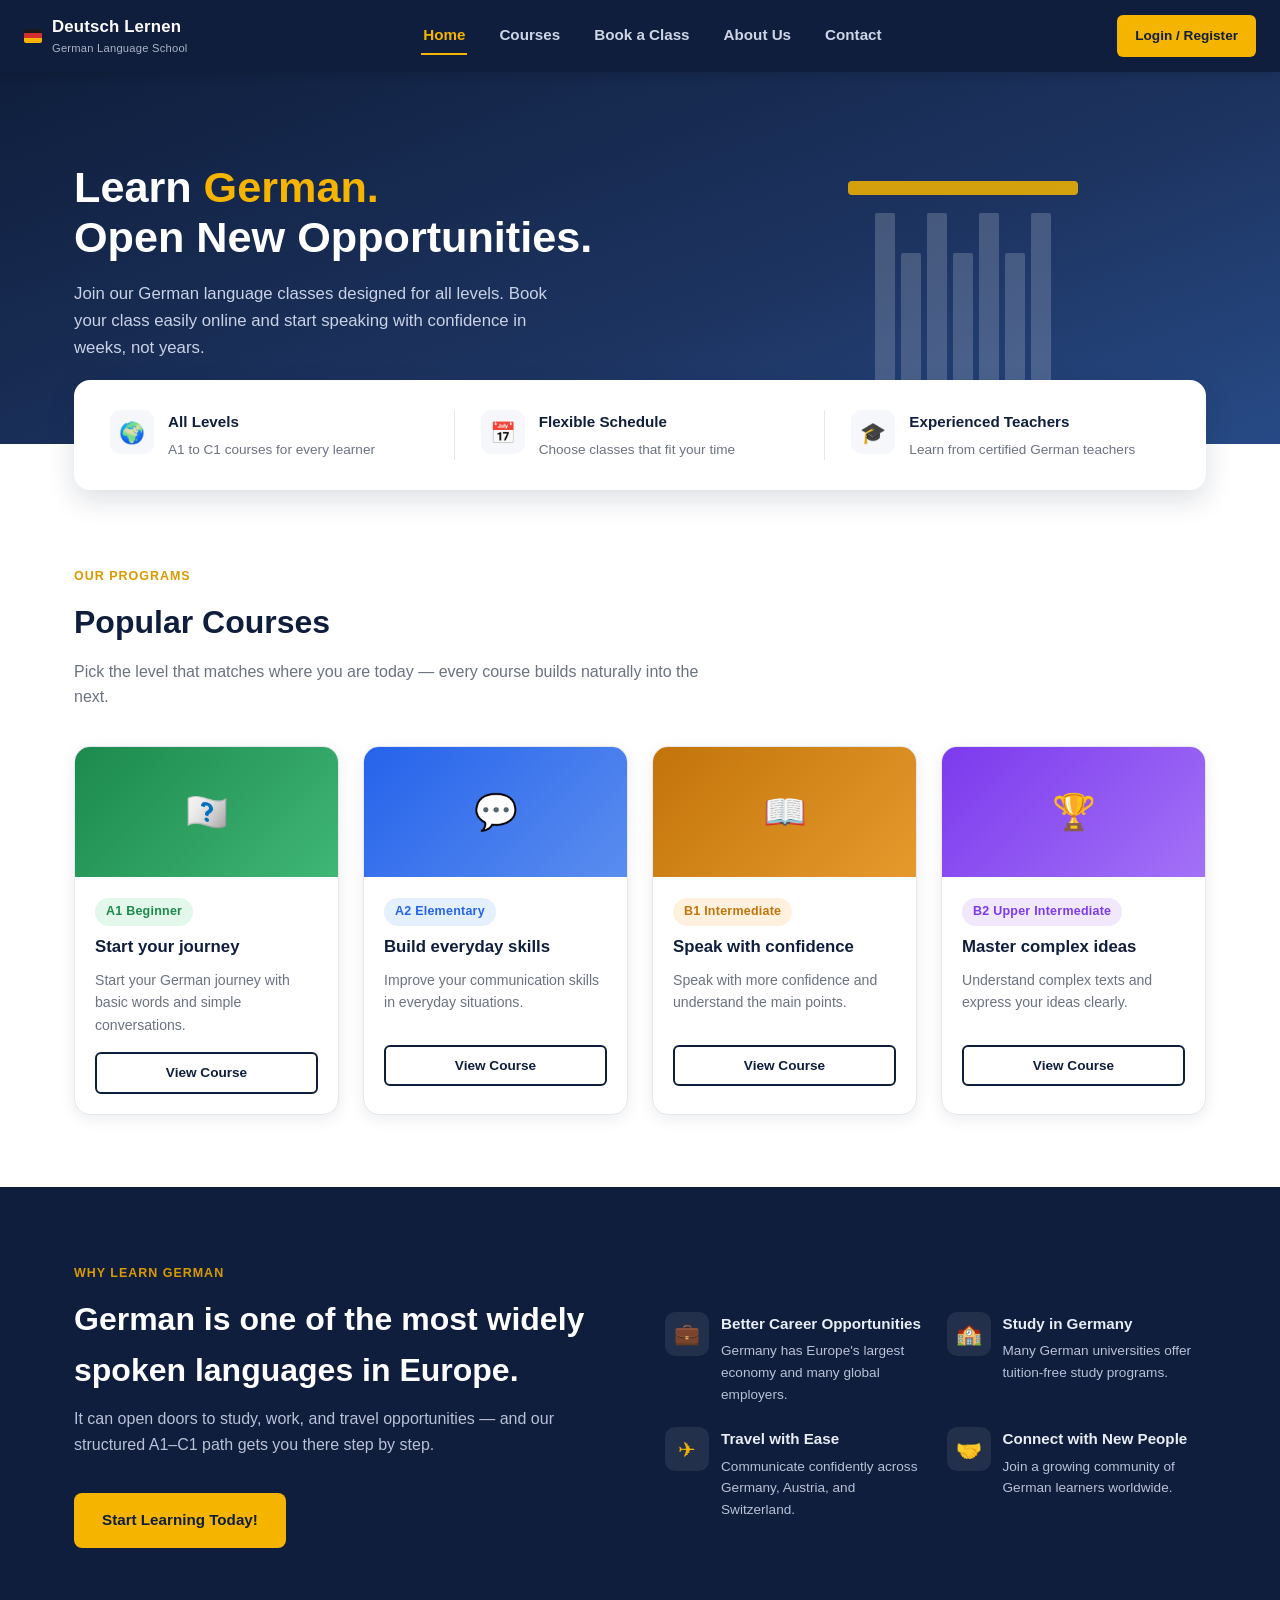
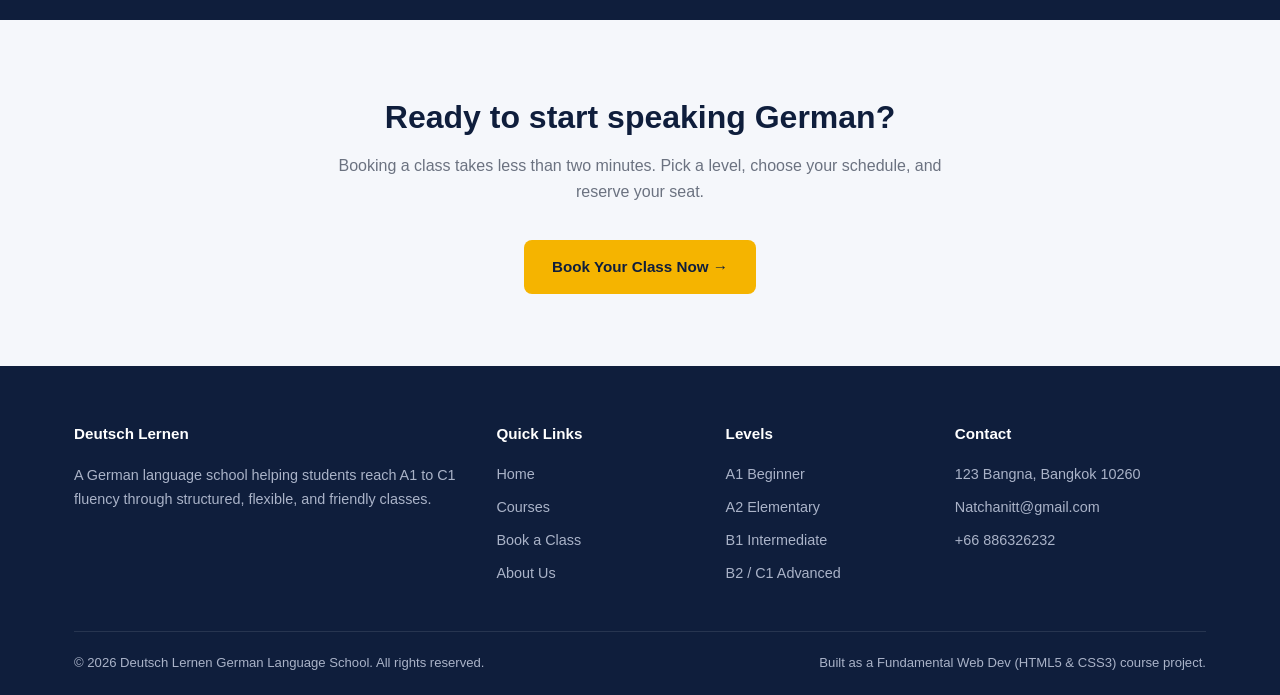
<file: index.html>
<!DOCTYPE html>
<html lang="en">
<head>
  <meta charset="UTF-8" />
  <meta name="viewport" content="width=device-width, initial-scale=1.0" />
  <title>Deutsch Lernen — German Language School</title>
  <meta name="description" content="Learn German with structured A1 to C1 courses, flexible schedules, and experienced teachers. Book your class online today." />
  <link rel="stylesheet" href="css/style.css" />
</head>
<body>

  <!-- ============ HEADER / NAVIGATION ============ -->
  <header class="site-header">
    <div class="nav-wrap">
      <a href="index.html" class="logo">
        <span class="flag-chip"><span></span><span></span><span></span></span>
        <span>
          <span class="logo-main">Deutsch Lernen</span>
          <span class="logo-sub">German Language School</span>
        </span>
      </a>

      <nav class="nav-links">
        <a href="index.html" class="active">Home</a>
        <a href="courses.html">Courses</a>
        <a href="booking.html">Book a Class</a>
        <a href="about.html">About Us</a>
        <a href="contact.html">Contact</a>
      </nav>

      <div class="nav-actions">
        <a href="booking.html" class="btn btn-primary btn-sm">Login / Register</a>
        <button class="nav-toggle" aria-label="Toggle menu">&#9776;</button>
      </div>
    </div>
  </header>

  <!-- ============ HERO ============ -->
  <section class="hero" style="padding-bottom:0;">
    <div class="container">
      <div>
        <h1>Learn <span>German.</span><br />Open New Opportunities.</h1>
        <p>Join our German language classes designed for all levels. Book your class easily online and start speaking with confidence in weeks, not years.</p>
        <div class="hero-actions">
          <a href="booking.html" class="btn btn-primary">Book Your Class Now &rarr;</a>
          <a href="courses.html" class="btn btn-outline-light">View Courses</a>
        </div>
      </div>

      <!-- Decorative illustration built only from CSS shapes (no external images) -->
      <div class="gate-illustration" aria-hidden="true">
        <div class="roofline"></div>
        <div class="pillar"></div>
        <div class="pillar"></div>
        <div class="pillar"></div>
        <div class="pillar"></div>
        <div class="pillar"></div>
        <div class="pillar"></div>
        <div class="pillar"></div>
      </div>
    </div>
  </section>

  <!-- Floating feature strip overlapping hero bottom -->
  <div class="container">
    <div class="feature-strip">
      <div class="feature-item">
        <span class="feature-icon">&#127757;</span>
        <div>
          <h4>All Levels</h4>
          <p>A1 to C1 courses for every learner</p>
        </div>
      </div>
      <div class="feature-item">
        <span class="feature-icon">&#128197;</span>
        <div>
          <h4>Flexible Schedule</h4>
          <p>Choose classes that fit your time</p>
        </div>
      </div>
      <div class="feature-item">
        <span class="feature-icon">&#127891;</span>
        <div>
          <h4>Experienced Teachers</h4>
          <p>Learn from certified German teachers</p>
        </div>
      </div>
    </div>
  </div>

  <!-- ============ POPULAR COURSES ============ -->
  <section>
    <div class="container">
      <span class="section-tag">Our Programs</span>
      <h2 class="section-title">Popular Courses</h2>
      <p class="section-sub">Pick the level that matches where you are today — every course builds naturally into the next.</p>

      <div class="course-grid">
        <div class="card">
          <div class="course-card-img tone-A1">&#127482;&#127466;</div>
          <div class="course-card-body">
            <span class="badge badge-A1">A1 Beginner</span>
            <h3>Start your journey</h3>
            <p>Start your German journey with basic words and simple conversations.</p>
            <a href="courses.html" class="btn btn-outline btn-sm btn-block">View Course</a>
          </div>
        </div>

        <div class="card">
          <div class="course-card-img tone-A2">&#128172;</div>
          <div class="course-card-body">
            <span class="badge badge-A2">A2 Elementary</span>
            <h3>Build everyday skills</h3>
            <p>Improve your communication skills in everyday situations.</p>
            <a href="courses.html" class="btn btn-outline btn-sm btn-block">View Course</a>
          </div>
        </div>

        <div class="card">
          <div class="course-card-img tone-B1">&#128214;</div>
          <div class="course-card-body">
            <span class="badge badge-B1">B1 Intermediate</span>
            <h3>Speak with confidence</h3>
            <p>Speak with more confidence and understand the main points.</p>
            <a href="courses.html" class="btn btn-outline btn-sm btn-block">View Course</a>
          </div>
        </div>

        <div class="card">
          <div class="course-card-img tone-B2">&#127942;</div>
          <div class="course-card-body">
            <span class="badge badge-B2">B2 Upper Intermediate</span>
            <h3>Master complex ideas</h3>
            <p>Understand complex texts and express your ideas clearly.</p>
            <a href="courses.html" class="btn btn-outline btn-sm btn-block">View Course</a>
          </div>
        </div>
      </div>
    </div>
  </section>

  <!-- ============ WHY LEARN GERMAN ============ -->
  <section class="bg-navy">
    <div class="container why-grid">
      <div>
        <span class="section-tag">Why Learn German</span>
        <h2 class="section-title">German is one of the most widely spoken languages in Europe.</h2>
        <p class="section-sub">It can open doors to study, work, and travel opportunities — and our structured A1–C1 path gets you there step by step.</p>
        <a href="booking.html" class="btn btn-primary">Start Learning Today!</a>
      </div>

      <div class="why-list">
        <div class="why-item">
          <span class="feature-icon">&#128188;</span>
          <div>
            <h4>Better Career Opportunities</h4>
            <p>Germany has Europe's largest economy and many global employers.</p>
          </div>
        </div>
        <div class="why-item">
          <span class="feature-icon">&#127979;</span>
          <div>
            <h4>Study in Germany</h4>
            <p>Many German universities offer tuition-free study programs.</p>
          </div>
        </div>
        <div class="why-item">
          <span class="feature-icon">&#9992;</span>
          <div>
            <h4>Travel with Ease</h4>
            <p>Communicate confidently across Germany, Austria, and Switzerland.</p>
          </div>
        </div>
        <div class="why-item">
          <span class="feature-icon">&#129309;</span>
          <div>
            <h4>Connect with New People</h4>
            <p>Join a growing community of German learners worldwide.</p>
          </div>
        </div>
      </div>
    </div>
  </section>

  <!-- ============ CALL TO ACTION ============ -->
  <section class="bg-light text-center">
    <div class="container">
      <h2 class="section-title">Ready to start speaking German?</h2>
      <p class="section-sub">Booking a class takes less than two minutes. Pick a level, choose your schedule, and reserve your seat.</p>
      <a href="booking.html" class="btn btn-primary">Book Your Class Now &rarr;</a>
    </div>
  </section>

  <!-- ============ FOOTER ============ -->
  <footer class="site-footer">
    <div class="container">
      <div class="footer-grid">
        <div>
          <h4>Deutsch Lernen</h4>
          <p>A German language school helping students reach A1 to C1 fluency through structured, flexible, and friendly classes.</p>
        </div>
        <div>
          <h4>Quick Links</h4>
          <ul>
            <li><a href="index.html">Home</a></li>
            <li><a href="courses.html">Courses</a></li>
            <li><a href="booking.html">Book a Class</a></li>
            <li><a href="about.html">About Us</a></li>
          </ul>
        </div>
        <div>
          <h4>Levels</h4>
          <ul>
            <li><a href="courses.html">A1 Beginner</a></li>
            <li><a href="courses.html">A2 Elementary</a></li>
            <li><a href="courses.html">B1 Intermediate</a></li>
            <li><a href="courses.html">B2 / C1 Advanced</a></li>
          </ul>
        </div>
        <div>
          <h4>Contact</h4>
          <ul>
            <li>123 Bangna, Bangkok 10260</li>
            <li>Natchanitt@gmail.com</li>
            <li>+66 886326232</li>
          </ul>
        </div>
      </div>
      <div class="footer-bottom">
        <span>&copy; 2026 Deutsch Lernen German Language School. All rights reserved.</span>
        <span>Built as a Fundamental Web Dev (HTML5 &amp; CSS3) course project.</span>
      </div>
    </div>
  </footer>

  <script src="js/script.js"></script>
</body>
</html>
</file>
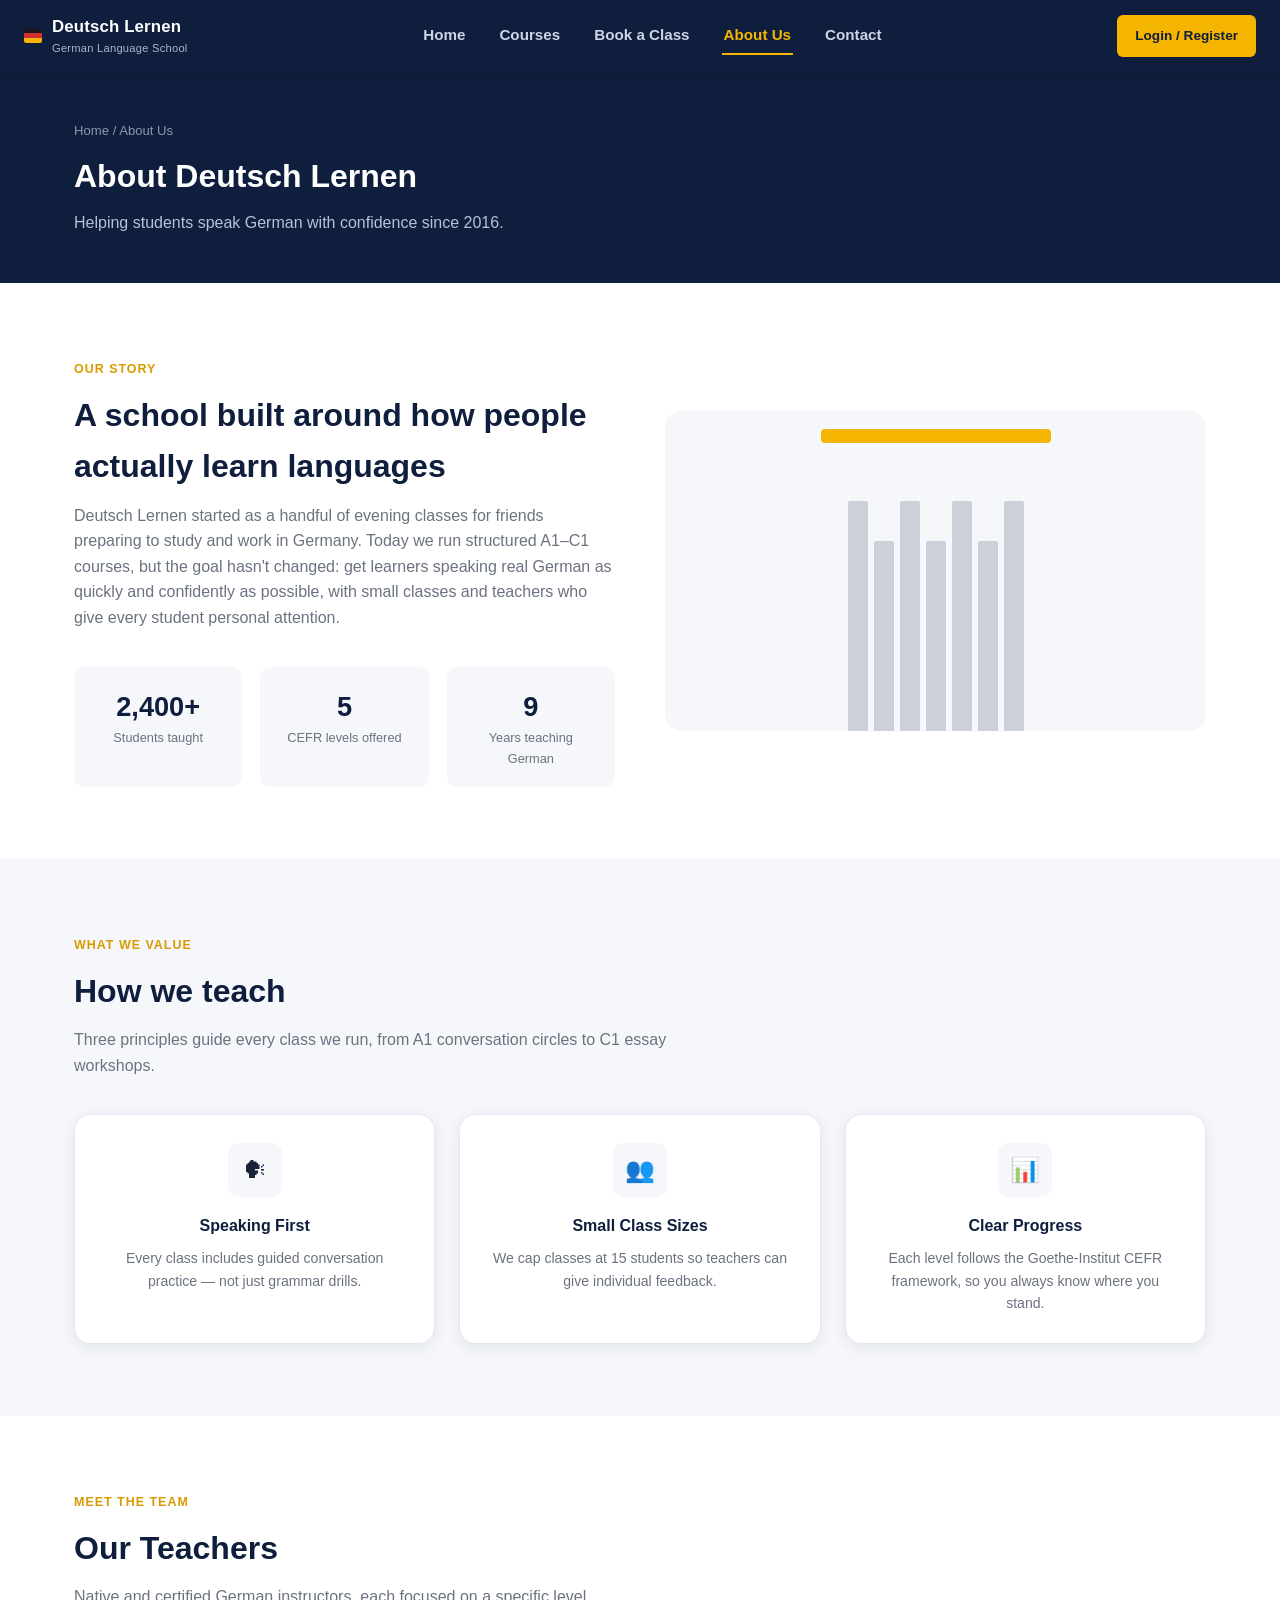
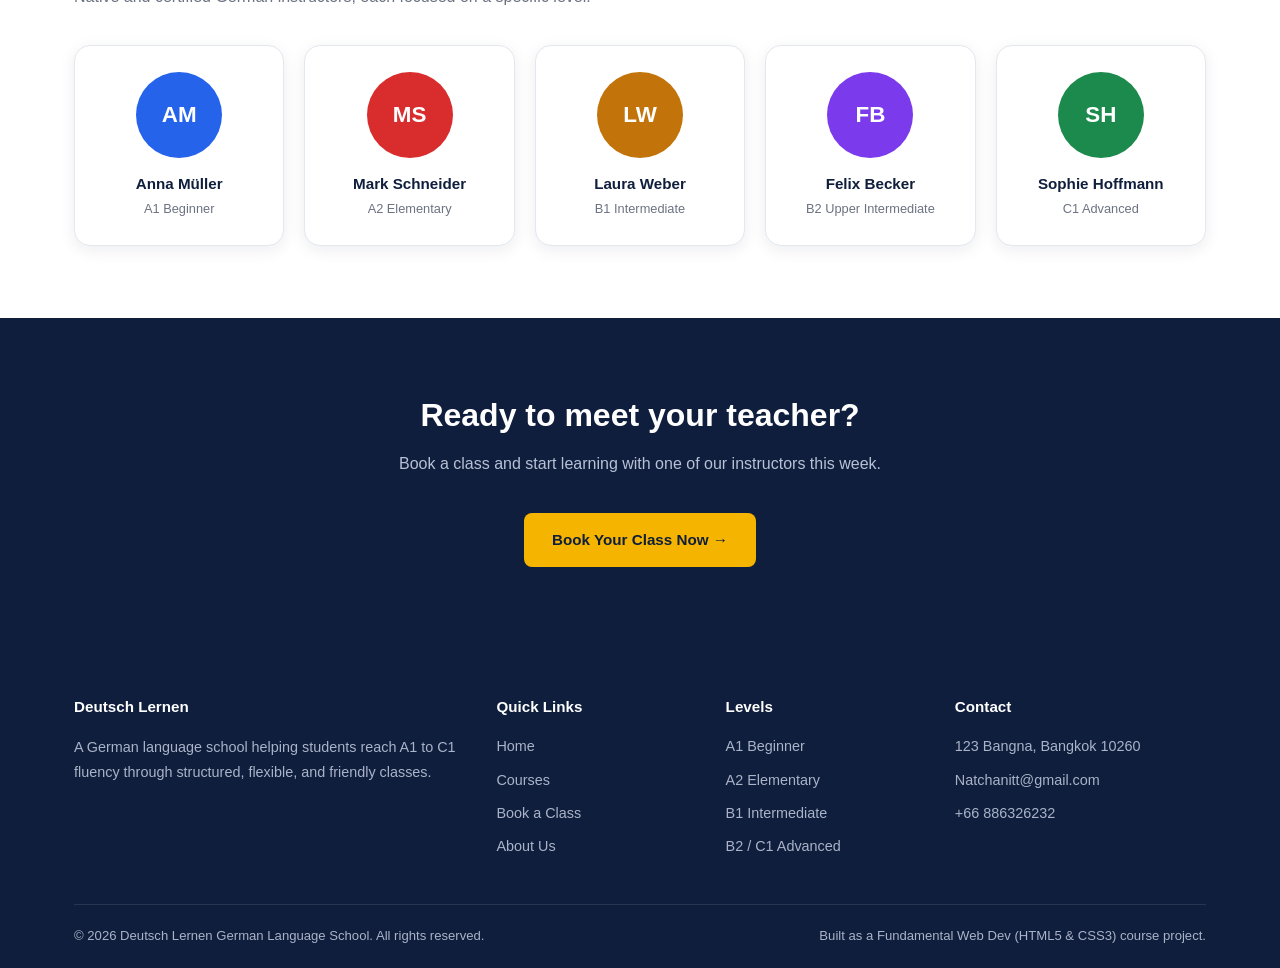
<file: about.html>
<!DOCTYPE html>
<html lang="en">
<head>
  <meta charset="UTF-8" />
  <meta name="viewport" content="width=device-width, initial-scale=1.0" />
  <title>About Us — Deutsch Lernen</title>
  <link rel="stylesheet" href="css/style.css" />
</head>
<body>

  <header class="site-header">
    <div class="nav-wrap">
      <a href="index.html" class="logo">
        <span class="flag-chip"><span></span><span></span><span></span></span>
        <span>
          <span class="logo-main">Deutsch Lernen</span>
          <span class="logo-sub">German Language School</span>
        </span>
      </a>
      <nav class="nav-links">
        <a href="index.html">Home</a>
        <a href="courses.html">Courses</a>
        <a href="booking.html">Book a Class</a>
        <a href="about.html" class="active">About Us</a>
        <a href="contact.html">Contact</a>
      </nav>
      <div class="nav-actions">
        <a href="booking.html" class="btn btn-primary btn-sm">Login / Register</a>
        <button class="nav-toggle" aria-label="Toggle menu">&#9776;</button>
      </div>
    </div>
  </header>

  <div class="page-banner">
    <div class="container">
      <div class="breadcrumb"><a href="index.html">Home</a> / About Us</div>
      <h1>About Deutsch Lernen</h1>
      <p>Helping students speak German with confidence since 2016.</p>
    </div>
  </div>

  <section>
    <div class="container about-hero">
      <div>
        <span class="section-tag">Our Story</span>
        <h2 class="section-title">A school built around how people actually learn languages</h2>
        <p class="section-sub" style="max-width:none;">Deutsch Lernen started as a handful of evening classes for friends preparing to study and work in Germany. Today we run structured A1–C1 courses, but the goal hasn't changed: get learners speaking real German as quickly and confidently as possible, with small classes and teachers who give every student personal attention.</p>

        <div class="stat-row">
          <div class="stat-box">
            <div class="num">2,400+</div>
            <div class="lbl">Students taught</div>
          </div>
          <div class="stat-box">
            <div class="num">5</div>
            <div class="lbl">CEFR levels offered</div>
          </div>
          <div class="stat-box">
            <div class="num">9</div>
            <div class="lbl">Years teaching German</div>
          </div>
        </div>
      </div>

      <div class="gate-illustration" style="background:var(--bg-light);border-radius:var(--radius-lg);height:320px;" aria-hidden="true">
        <div class="roofline" style="background:var(--gold);"></div>
        <div class="pillar" style="background:rgba(15,30,60,0.18);"></div>
        <div class="pillar" style="background:rgba(15,30,60,0.18);"></div>
        <div class="pillar" style="background:rgba(15,30,60,0.18);"></div>
        <div class="pillar" style="background:rgba(15,30,60,0.18);"></div>
        <div class="pillar" style="background:rgba(15,30,60,0.18);"></div>
        <div class="pillar" style="background:rgba(15,30,60,0.18);"></div>
        <div class="pillar" style="background:rgba(15,30,60,0.18);"></div>
      </div>
    </div>
  </section>

  <section class="bg-light">
    <div class="container">
      <span class="section-tag">What We Value</span>
      <h2 class="section-title">How we teach</h2>
      <p class="section-sub">Three principles guide every class we run, from A1 conversation circles to C1 essay workshops.</p>

      <div class="value-grid">
        <div class="card value-card">
          <span class="feature-icon">&#128483;</span>
          <h4>Speaking First</h4>
          <p>Every class includes guided conversation practice — not just grammar drills.</p>
        </div>
        <div class="card value-card">
          <span class="feature-icon">&#128101;</span>
          <h4>Small Class Sizes</h4>
          <p>We cap classes at 15 students so teachers can give individual feedback.</p>
        </div>
        <div class="card value-card">
          <span class="feature-icon">&#128202;</span>
          <h4>Clear Progress</h4>
          <p>Each level follows the Goethe-Institut CEFR framework, so you always know where you stand.</p>
        </div>
      </div>
    </div>
  </section>

  <section>
    <div class="container">
      <span class="section-tag">Meet the Team</span>
      <h2 class="section-title">Our Teachers</h2>
      <p class="section-sub">Native and certified German instructors, each focused on a specific level.</p>

      <div class="team-grid">
        <div class="card team-card">
          <span class="avatar avatar-lg avatar-1">AM</span>
          <h4>Anna Müller</h4>
          <p>A1 Beginner</p>
        </div>
        <div class="card team-card">
          <span class="avatar avatar-lg avatar-2">MS</span>
          <h4>Mark Schneider</h4>
          <p>A2 Elementary</p>
        </div>
        <div class="card team-card">
          <span class="avatar avatar-lg avatar-3">LW</span>
          <h4>Laura Weber</h4>
          <p>B1 Intermediate</p>
        </div>
        <div class="card team-card">
          <span class="avatar avatar-lg avatar-4">FB</span>
          <h4>Felix Becker</h4>
          <p>B2 Upper Intermediate</p>
        </div>
        <div class="card team-card">
          <span class="avatar avatar-lg avatar-5">SH</span>
          <h4>Sophie Hoffmann</h4>
          <p>C1 Advanced</p>
        </div>
      </div>
    </div>
  </section>

  <section class="bg-navy text-center">
    <div class="container">
      <h2 class="section-title">Ready to meet your teacher?</h2>
      <p class="section-sub">Book a class and start learning with one of our instructors this week.</p>
      <a href="booking.html" class="btn btn-primary">Book Your Class Now &rarr;</a>
    </div>
  </section>

  <footer class="site-footer">
    <div class="container">
      <div class="footer-grid">
        <div>
          <h4>Deutsch Lernen</h4>
          <p>A German language school helping students reach A1 to C1 fluency through structured, flexible, and friendly classes.</p>
        </div>
        <div>
          <h4>Quick Links</h4>
          <ul>
            <li><a href="index.html">Home</a></li>
            <li><a href="courses.html">Courses</a></li>
            <li><a href="booking.html">Book a Class</a></li>
            <li><a href="about.html">About Us</a></li>
          </ul>
        </div>
        <div>
          <h4>Levels</h4>
          <ul>
            <li><a href="courses.html">A1 Beginner</a></li>
            <li><a href="courses.html">A2 Elementary</a></li>
            <li><a href="courses.html">B1 Intermediate</a></li>
            <li><a href="courses.html">B2 / C1 Advanced</a></li>
          </ul>
        </div>
        <div>
          <h4>Contact</h4>
          <ul>
            <li>123 Bangna, Bangkok 10260</li>
            <li>Natchanitt@gmail.com</li>
            <li>+66 886326232</li>
          </ul>
        </div>
      </div>
      <div class="footer-bottom">
        <span>&copy; 2026 Deutsch Lernen German Language School. All rights reserved.</span>
        <span>Built as a Fundamental Web Dev (HTML5 &amp; CSS3) course project.</span>
      </div>
    </div>
  </footer>

  <script src="js/script.js"></script>
</body>
</html>
</file>
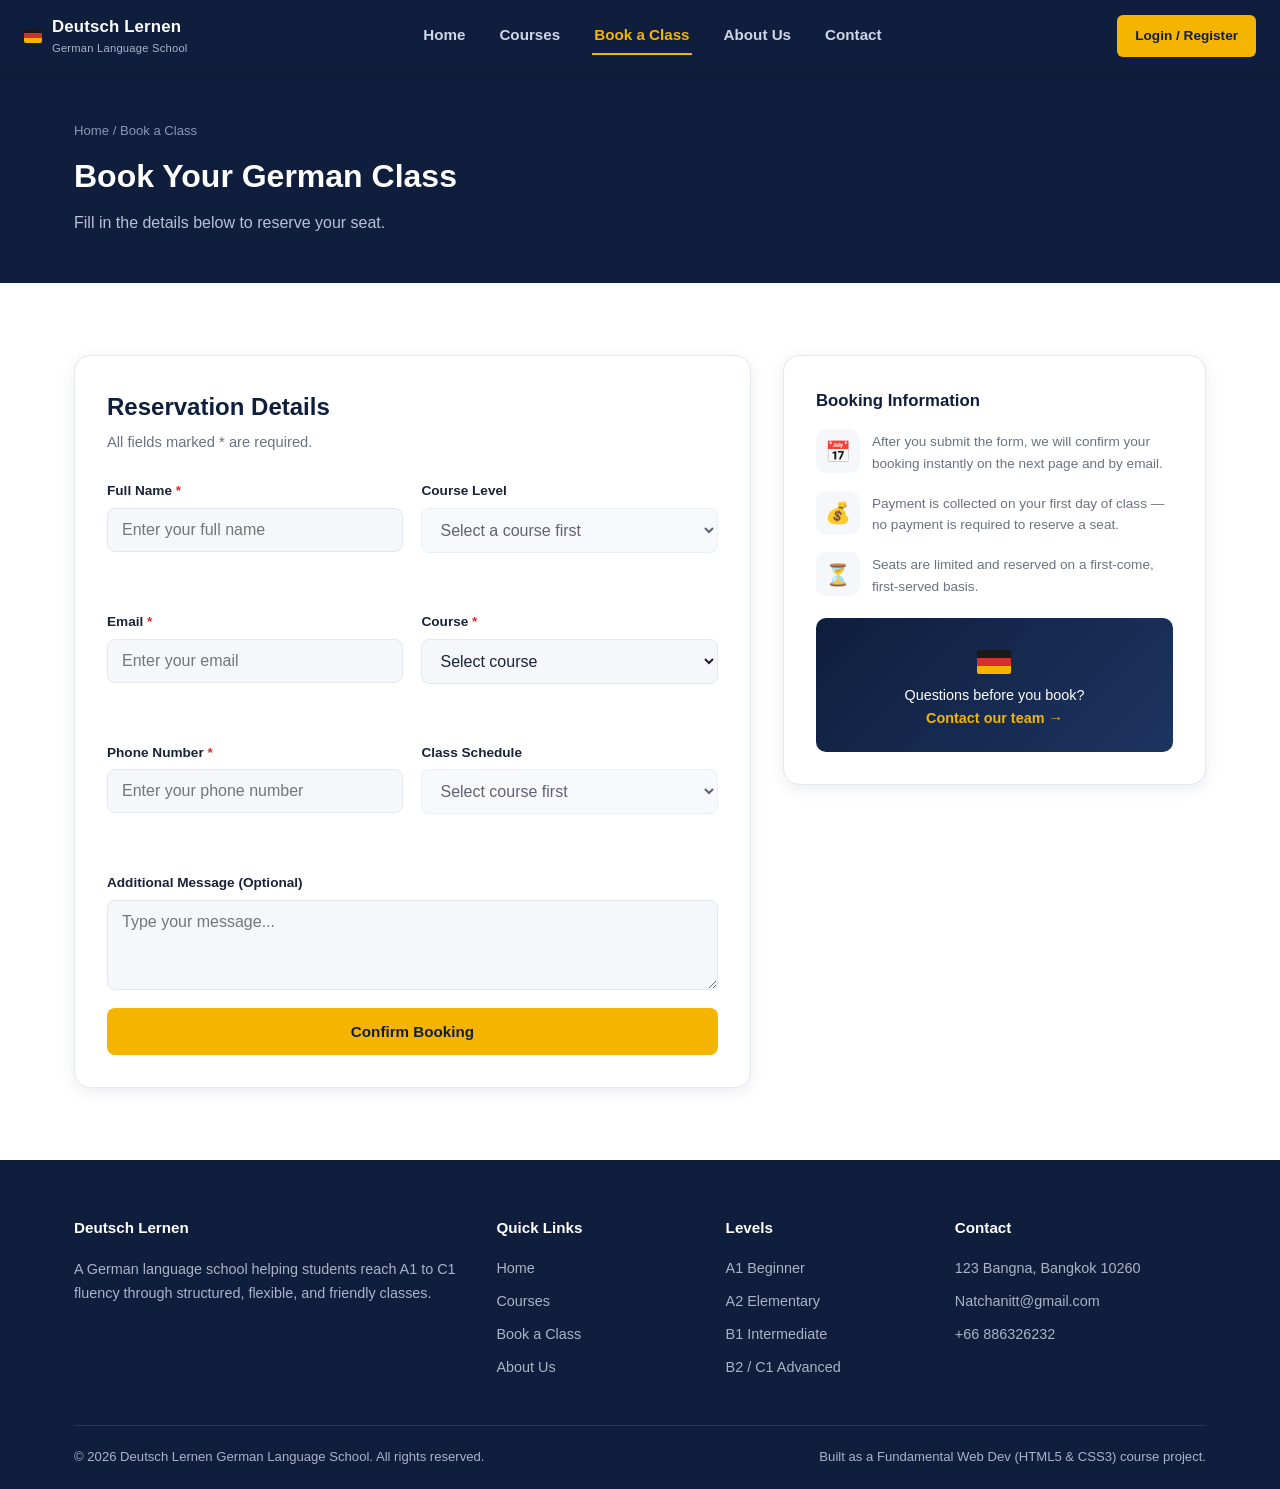
<file: booking.html>
<!DOCTYPE html>
<html lang="en">
<head>
  <meta charset="UTF-8" />
  <meta name="viewport" content="width=device-width, initial-scale=1.0" />
  <title>Book a Class — Deutsch Lernen</title>
  <link rel="stylesheet" href="css/style.css" />
</head>
<body>

  <header class="site-header">
    <div class="nav-wrap">
      <a href="index.html" class="logo">
        <span class="flag-chip"><span></span><span></span><span></span></span>
        <span>
          <span class="logo-main">Deutsch Lernen</span>
          <span class="logo-sub">German Language School</span>
        </span>
      </a>
      <nav class="nav-links">
        <a href="index.html">Home</a>
        <a href="courses.html">Courses</a>
        <a href="booking.html" class="active">Book a Class</a>
        <a href="about.html">About Us</a>
        <a href="contact.html">Contact</a>
      </nav>
      <div class="nav-actions">
        <a href="booking.html" class="btn btn-primary btn-sm">Login / Register</a>
        <button class="nav-toggle" aria-label="Toggle menu">&#9776;</button>
      </div>
    </div>
  </header>

  <div class="page-banner">
    <div class="container">
      <div class="breadcrumb"><a href="index.html">Home</a> / Book a Class</div>
      <h1>Book Your German Class</h1>
      <p>Fill in the details below to reserve your seat.</p>
    </div>
  </div>

  <section>
    <div class="container booking-layout">

      <!-- ===== Booking form ===== -->
      <div class="booking-form-card">
        <h2>Reservation Details</h2>
        <p>All fields marked <span class="required">*</span> are required.</p>

        <form id="bookingForm" novalidate>
          <div class="form-grid">
            <div class="form-field">
              <label for="fullName">Full Name <span class="required">*</span></label>
              <input type="text" id="fullName" name="fullName" placeholder="Enter your full name" />
              <span class="form-error" id="fullNameError"></span>
            </div>

            <div class="form-field">
              <label for="levelSelect">Course Level</label>
              <select id="levelSelect" name="level" disabled>
                <option value="">Select a course first</option>
              </select>
              <span class="form-error"></span>
            </div>

            <div class="form-field">
              <label for="email">Email <span class="required">*</span></label>
              <input type="email" id="email" name="email" placeholder="Enter your email" />
              <span class="form-error" id="emailError"></span>
            </div>

            <div class="form-field">
              <label for="courseSelect">Course <span class="required">*</span></label>
              <select id="courseSelect" name="course">
                <option value="">Select course</option>
              </select>
              <span class="form-error" id="courseSelectError"></span>
            </div>

            <div class="form-field">
              <label for="phone">Phone Number <span class="required">*</span></label>
              <input type="tel" id="phone" name="phone" placeholder="Enter your phone number" />
              <span class="form-error" id="phoneError"></span>
            </div>

            <div class="form-field">
              <label for="scheduleSelect">Class Schedule</label>
              <select id="scheduleSelect" name="schedule" disabled>
                <option value="">Select course first</option>
              </select>
              <span class="form-error"></span>
            </div>

            <div class="form-field full">
              <label for="message">Additional Message (Optional)</label>
              <textarea id="message" name="message" placeholder="Type your message..."></textarea>
            </div>
          </div>

          <button type="submit" class="btn btn-primary btn-block">Confirm Booking</button>
        </form>
      </div>

      <!-- ===== Sidebar info ===== -->
      <div>
        <div class="info-card">
          <h3>Booking Information</h3>
          <div class="info-row">
            <span class="feature-icon">&#128197;</span>
            <p>After you submit the form, we will confirm your booking instantly on the next page and by email.</p>
          </div>
          <div class="info-row">
            <span class="feature-icon">&#128176;</span>
            <p>Payment is collected on your first day of class — no payment is required to reserve a seat.</p>
          </div>
          <div class="info-row">
            <span class="feature-icon">&#9203;</span>
            <p>Seats are limited and reserved on a first-come, first-served basis.</p>
          </div>

          <div class="info-banner">
            <span class="flag-chip"><span></span><span></span><span></span></span>
            <p style="margin:0;font-size:0.9rem;">Questions before you book?<br /><a href="contact.html" style="color:var(--gold);font-weight:700;">Contact our team &rarr;</a></p>
          </div>
        </div>
      </div>

    </div>
  </section>

  <footer class="site-footer">
    <div class="container">
      <div class="footer-grid">
        <div>
          <h4>Deutsch Lernen</h4>
          <p>A German language school helping students reach A1 to C1 fluency through structured, flexible, and friendly classes.</p>
        </div>
        <div>
          <h4>Quick Links</h4>
          <ul>
            <li><a href="index.html">Home</a></li>
            <li><a href="courses.html">Courses</a></li>
            <li><a href="booking.html">Book a Class</a></li>
            <li><a href="about.html">About Us</a></li>
          </ul>
        </div>
        <div>
          <h4>Levels</h4>
          <ul>
            <li><a href="courses.html">A1 Beginner</a></li>
            <li><a href="courses.html">A2 Elementary</a></li>
            <li><a href="courses.html">B1 Intermediate</a></li>
            <li><a href="courses.html">B2 / C1 Advanced</a></li>
          </ul>
        </div>
        <div>
          <h4>Contact</h4>
          <ul>
            <li>123 Bangna, Bangkok 10260</li>
            <li>Natchanitt@gmail.com</li>
            <li>+66 886326232</li>
          </ul>
        </div>
      </div>
      <div class="footer-bottom">
        <span>&copy; 2026 Deutsch Lernen German Language School. All rights reserved.</span>
        <span>Built as a Fundamental Web Dev (HTML5 &amp; CSS3) course project.</span>
      </div>
    </div>
  </footer>

  <script src="js/script.js"></script>
</body>
</html>
</file>
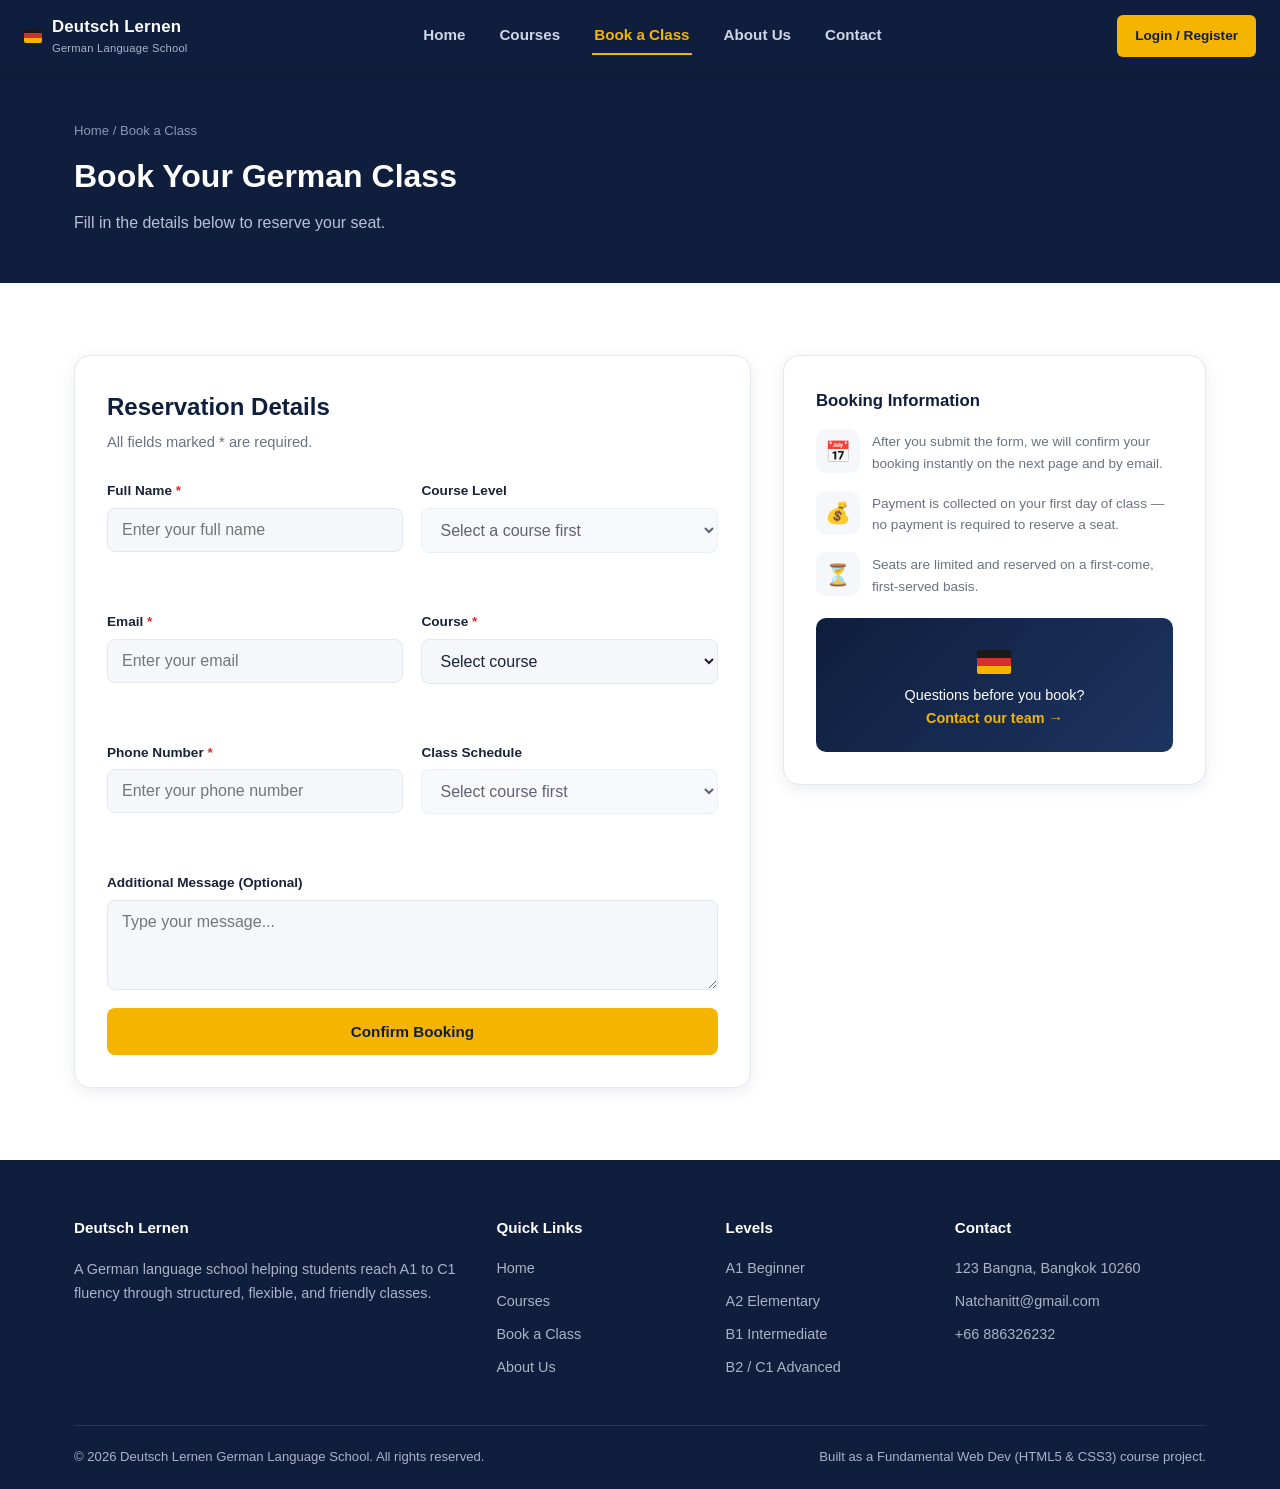
<file: confirmation.html>
<!DOCTYPE html>
<html lang="en">
<head>
  <meta charset="UTF-8" />
  <meta name="viewport" content="width=device-width, initial-scale=1.0" />
  <title>Booking Confirmed — Deutsch Lernen</title>
  <link rel="stylesheet" href="css/style.css" />
</head>
<body>

  <header class="site-header">
    <div class="nav-wrap">
      <a href="index.html" class="logo">
        <span class="flag-chip"><span></span><span></span><span></span></span>
        <span>
          <span class="logo-main">Deutsch Lernen</span>
          <span class="logo-sub">German Language School</span>
        </span>
      </a>
      <nav class="nav-links">
        <a href="index.html">Home</a>
        <a href="courses.html">Courses</a>
        <a href="booking.html">Book a Class</a>
        <a href="about.html">About Us</a>
        <a href="contact.html">Contact</a>
      </nav>
      <div class="nav-actions">
        <a href="booking.html" class="btn btn-primary btn-sm">Login / Register</a>
        <button class="nav-toggle" aria-label="Toggle menu">&#9776;</button>
      </div>
    </div>
  </header>

  <section>
    <div class="container confirm-wrap">
      <div class="confirm-icon">&#10003;</div>
      <span class="confirm-ref" id="confirmRef">Booking Reference</span>
      <h1 class="section-title" style="margin-top:6px;">Thank you, <span id="confirmName"></span>!</h1>
      <p class="section-sub" style="margin:0 auto 0;">Your class is reserved. We've saved a copy of these details below — a confirmation email will follow shortly.</p>

      <div class="confirm-card" id="confirmSummary">
        <!-- Filled in automatically by js/script.js from the booking form data -->
      </div>

      <div class="confirm-actions">
        <a href="index.html" class="btn btn-outline">Back to Home</a>
        <a href="courses.html" class="btn btn-primary">Browse More Courses</a>
      </div>
    </div>
  </section>

  <footer class="site-footer">
    <div class="container">
      <div class="footer-bottom" style="border-top:1px solid rgba(255,255,255,0.1);padding-top:18px;">
        <span>&copy; 2026 Deutsch Lernen German Language School. All rights reserved.</span>
        <span>Built as a Fundamental Web Dev (HTML5 &amp; CSS3) course project.</span>
      </div>
    </div>
  </footer>

  <script src="js/script.js"></script>
</body>
</html>
</file>
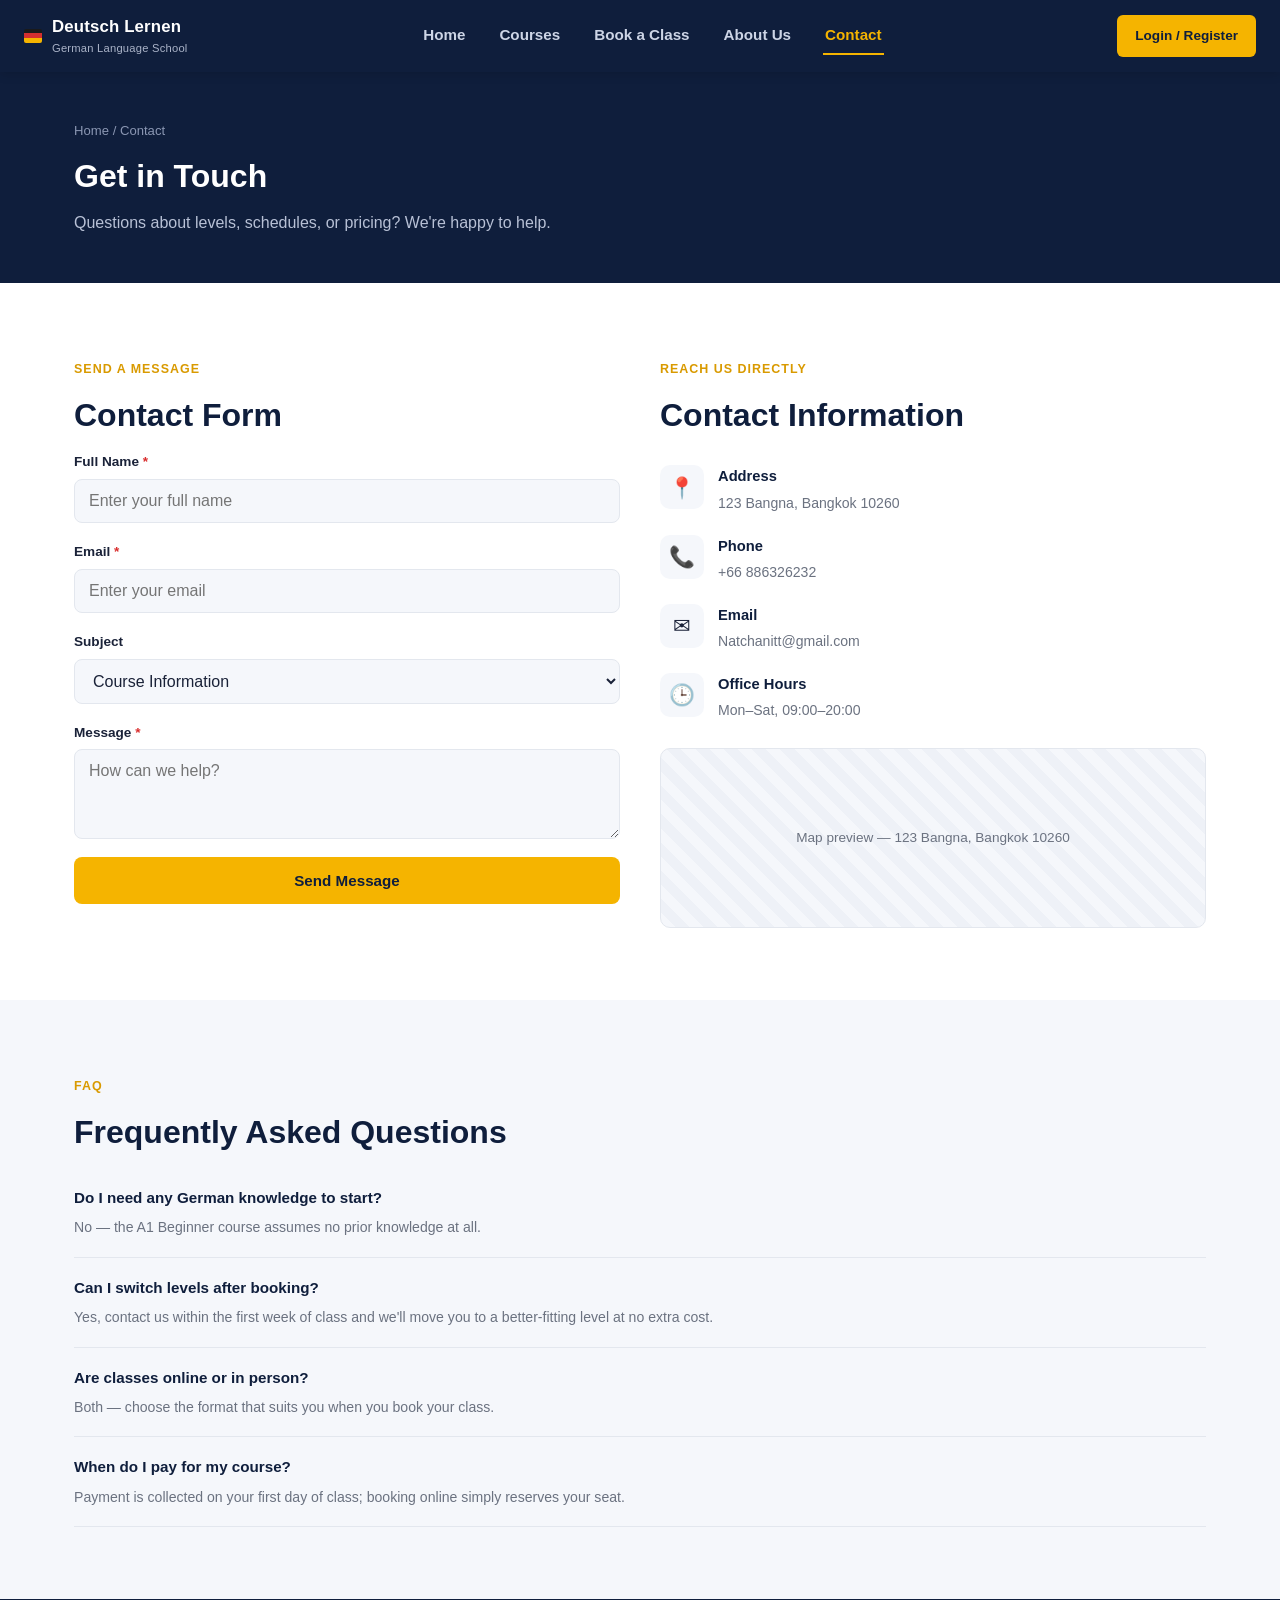
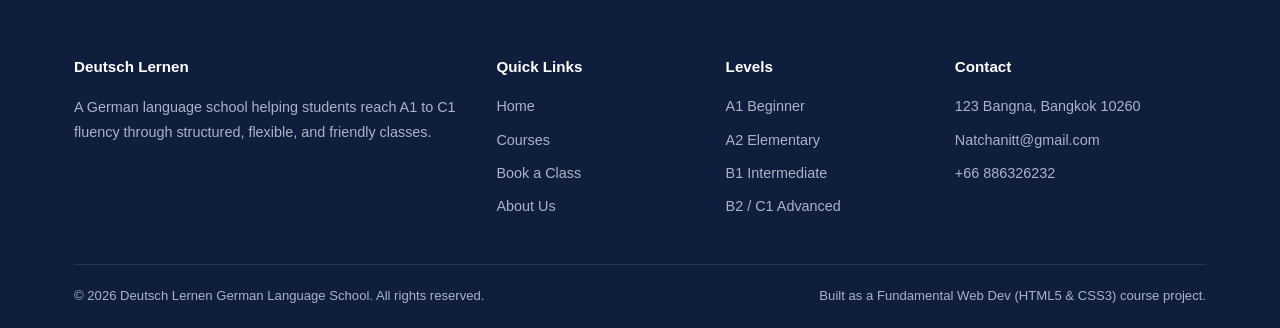
<file: contact.html>
<!DOCTYPE html>
<html lang="en">
<head>
  <meta charset="UTF-8" />
  <meta name="viewport" content="width=device-width, initial-scale=1.0" />
  <title>Contact Us — Deutsch Lernen</title>
  <link rel="stylesheet" href="css/style.css" />
</head>
<body>

  <header class="site-header">
    <div class="nav-wrap">
      <a href="index.html" class="logo">
        <span class="flag-chip"><span></span><span></span><span></span></span>
        <span>
          <span class="logo-main">Deutsch Lernen</span>
          <span class="logo-sub">German Language School</span>
        </span>
      </a>
      <nav class="nav-links">
        <a href="index.html">Home</a>
        <a href="courses.html">Courses</a>
        <a href="booking.html">Book a Class</a>
        <a href="about.html">About Us</a>
        <a href="contact.html" class="active">Contact</a>
      </nav>
      <div class="nav-actions">
        <a href="booking.html" class="btn btn-primary btn-sm">Login / Register</a>
        <button class="nav-toggle" aria-label="Toggle menu">&#9776;</button>
      </div>
    </div>
  </header>

  <div class="page-banner">
    <div class="container">
      <div class="breadcrumb"><a href="index.html">Home</a> / Contact</div>
      <h1>Get in Touch</h1>
      <p>Questions about levels, schedules, or pricing? We're happy to help.</p>
    </div>
  </div>

  <section>
    <div class="container contact-layout">

      <div>
        <span class="section-tag">Send a Message</span>
        <h2 class="section-title">Contact Form</h2>

        <div class="alert alert-error" id="contactStatus" style="display:none;background:#e3f7ea;color:#1c8a4c;"></div>

        <form id="contactForm" novalidate>
          <div class="form-field">
            <label for="cName">Full Name <span class="required">*</span></label>
            <input type="text" id="cName" name="cName" placeholder="Enter your full name" required />
          </div>
          <div class="form-field">
            <label for="cEmail">Email <span class="required">*</span></label>
            <input type="email" id="cEmail" name="cEmail" placeholder="Enter your email" required />
          </div>
          <div class="form-field">
            <label for="cSubject">Subject</label>
            <select id="cSubject" name="cSubject">
              <option>Course Information</option>
              <option>Booking Help</option>
              <option>Pricing</option>
              <option>Other</option>
            </select>
          </div>
          <div class="form-field">
            <label for="cMessage">Message <span class="required">*</span></label>
            <textarea id="cMessage" name="cMessage" placeholder="How can we help?" required></textarea>
          </div>
          <button type="submit" class="btn btn-primary btn-block">Send Message</button>
        </form>
      </div>

      <div>
        <span class="section-tag">Reach Us Directly</span>
        <h2 class="section-title">Contact Information</h2>

        <div class="contact-info-list">
          <div class="contact-info-item">
            <span class="feature-icon">&#128205;</span>
            <div>
              <h4>Address</h4>
              <p>123 Bangna, Bangkok 10260</p>
            </div>
          </div>
          <div class="contact-info-item">
            <span class="feature-icon">&#128222;</span>
            <div>
              <h4>Phone</h4>
              <p>+66 886326232</p>
            </div>
          </div>
          <div class="contact-info-item">
            <span class="feature-icon">&#9993;</span>
            <div>
              <h4>Email</h4>
              <p>Natchanitt@gmail.com</p>
            </div>
          </div>
          <div class="contact-info-item">
            <span class="feature-icon">&#128338;</span>
            <div>
              <h4>Office Hours</h4>
              <p>Mon–Sat, 09:00–20:00</p>
            </div>
          </div>
        </div>

        <div class="map-placeholder">Map preview — 123 Bangna, Bangkok 10260</div>
      </div>

    </div>
  </section>

  <section class="bg-light">
    <div class="container">
      <span class="section-tag">FAQ</span>
      <h2 class="section-title">Frequently Asked Questions</h2>

      <div>
        <div class="faq-item">
          <h4>Do I need any German knowledge to start?</h4>
          <p>No — the A1 Beginner course assumes no prior knowledge at all.</p>
        </div>
        <div class="faq-item">
          <h4>Can I switch levels after booking?</h4>
          <p>Yes, contact us within the first week of class and we'll move you to a better-fitting level at no extra cost.</p>
        </div>
        <div class="faq-item">
          <h4>Are classes online or in person?</h4>
          <p>Both — choose the format that suits you when you book your class.</p>
        </div>
        <div class="faq-item">
          <h4>When do I pay for my course?</h4>
          <p>Payment is collected on your first day of class; booking online simply reserves your seat.</p>
        </div>
      </div>
    </div>
  </section>

  <footer class="site-footer">
    <div class="container">
      <div class="footer-grid">
        <div>
          <h4>Deutsch Lernen</h4>
          <p>A German language school helping students reach A1 to C1 fluency through structured, flexible, and friendly classes.</p>
        </div>
        <div>
          <h4>Quick Links</h4>
          <ul>
            <li><a href="index.html">Home</a></li>
            <li><a href="courses.html">Courses</a></li>
            <li><a href="booking.html">Book a Class</a></li>
            <li><a href="about.html">About Us</a></li>
          </ul>
        </div>
        <div>
          <h4>Levels</h4>
          <ul>
            <li><a href="courses.html">A1 Beginner</a></li>
            <li><a href="courses.html">A2 Elementary</a></li>
            <li><a href="courses.html">B1 Intermediate</a></li>
            <li><a href="courses.html">B2 / C1 Advanced</a></li>
          </ul>
        </div>
        <div>
          <h4>Contact</h4>
          <ul>
            <li>123 Bangna, Bangkok 10260</li>
            <li>Natchanitt@gmail.com</li>
            <li>+66 886326232</li>
          </ul>
        </div>
      </div>
      <div class="footer-bottom">
        <span>&copy; 2026 Deutsch Lernen German Language School. All rights reserved.</span>
        <span>Built as a Fundamental Web Dev (HTML5 &amp; CSS3) course project.</span>
      </div>
    </div>
  </footer>

  <script src="js/script.js"></script>
</body>
</html>
</file>
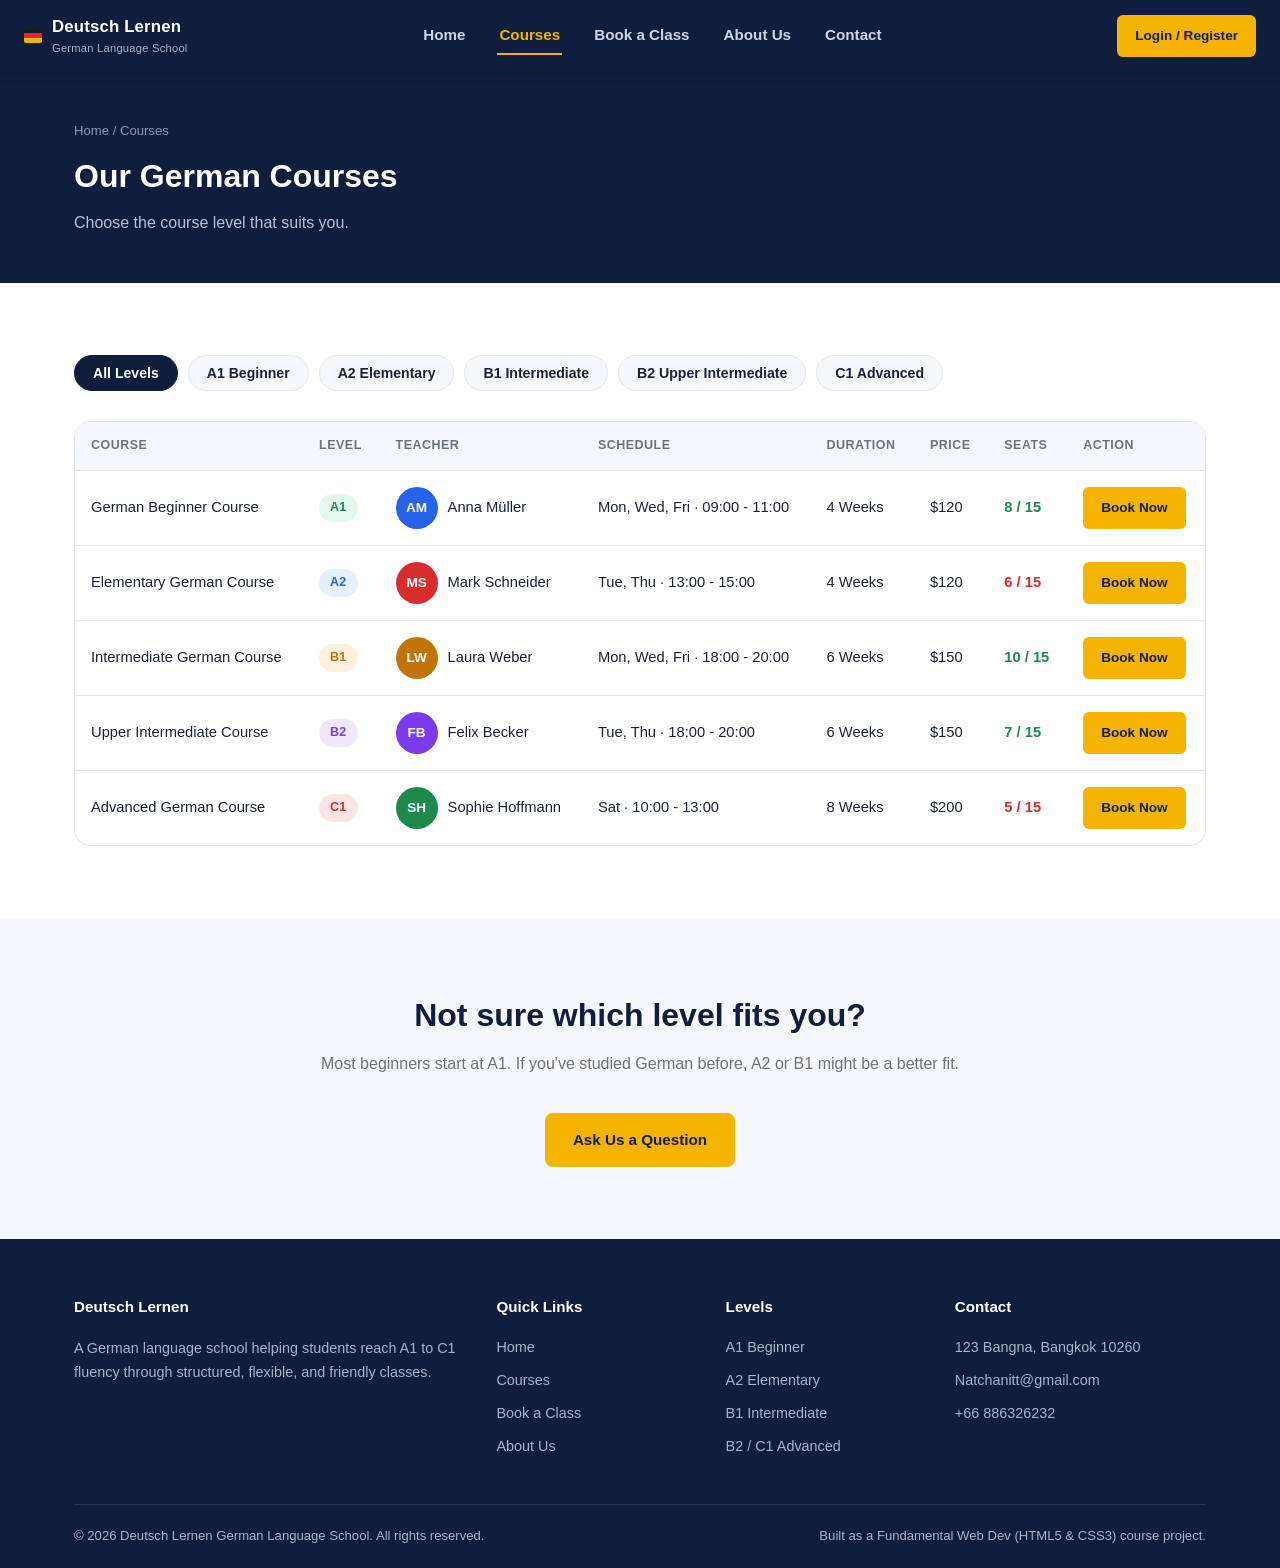
<file: courses.html>
<!DOCTYPE html>
<html lang="en">
<head>
  <meta charset="UTF-8" />
  <meta name="viewport" content="width=device-width, initial-scale=1.0" />
  <title>Our Courses — Deutsch Lernen</title>
  <link rel="stylesheet" href="css/style.css" />
</head>
<body>

  <header class="site-header">
    <div class="nav-wrap">
      <a href="index.html" class="logo">
        <span class="flag-chip"><span></span><span></span><span></span></span>
        <span>
          <span class="logo-main">Deutsch Lernen</span>
          <span class="logo-sub">German Language School</span>
        </span>
      </a>
      <nav class="nav-links">
        <a href="index.html">Home</a>
        <a href="courses.html" class="active">Courses</a>
        <a href="booking.html">Book a Class</a>
        <a href="about.html">About Us</a>
        <a href="contact.html">Contact</a>
      </nav>
      <div class="nav-actions">
        <a href="booking.html" class="btn btn-primary btn-sm">Login / Register</a>
        <button class="nav-toggle" aria-label="Toggle menu">&#9776;</button>
      </div>
    </div>
  </header>

  <div class="page-banner">
    <div class="container">
      <div class="breadcrumb"><a href="index.html">Home</a> / Courses</div>
      <h1>Our German Courses</h1>
      <p>Choose the course level that suits you.</p>
    </div>
  </div>

  <section>
    <div class="container">

      <div class="filter-bar" role="group" aria-label="Filter courses by level">
        <button class="filter-btn active" data-level="all">All Levels</button>
        <button class="filter-btn" data-level="A1">A1 Beginner</button>
        <button class="filter-btn" data-level="A2">A2 Elementary</button>
        <button class="filter-btn" data-level="B1">B1 Intermediate</button>
        <button class="filter-btn" data-level="B2">B2 Upper Intermediate</button>
        <button class="filter-btn" data-level="C1">C1 Advanced</button>
      </div>

      <div class="table-wrap">
        <table class="courses-table">
          <thead>
            <tr>
              <th>Course</th>
              <th>Level</th>
              <th>Teacher</th>
              <th>Schedule</th>
              <th>Duration</th>
              <th>Price</th>
              <th>Seats</th>
              <th>Action</th>
            </tr>
          </thead>
          <!-- Rows are generated by js/script.js from the COURSES array,
               so this body starts empty and gets filled on page load. -->
          <tbody id="coursesTableBody"></tbody>
        </table>
      </div>

      <div class="empty-state" id="coursesEmptyState">
        No courses match this level right now — try another filter.
      </div>

    </div>
  </section>

  <section class="bg-light text-center">
    <div class="container">
      <h2 class="section-title">Not sure which level fits you?</h2>
      <p class="section-sub">Most beginners start at A1. If you've studied German before, A2 or B1 might be a better fit.</p>
      <a href="contact.html" class="btn btn-primary">Ask Us a Question</a>
    </div>
  </section>

  <footer class="site-footer">
    <div class="container">
      <div class="footer-grid">
        <div>
          <h4>Deutsch Lernen</h4>
          <p>A German language school helping students reach A1 to C1 fluency through structured, flexible, and friendly classes.</p>
        </div>
        <div>
          <h4>Quick Links</h4>
          <ul>
            <li><a href="index.html">Home</a></li>
            <li><a href="courses.html">Courses</a></li>
            <li><a href="booking.html">Book a Class</a></li>
            <li><a href="about.html">About Us</a></li>
          </ul>
        </div>
        <div>
          <h4>Levels</h4>
          <ul>
            <li><a href="courses.html">A1 Beginner</a></li>
            <li><a href="courses.html">A2 Elementary</a></li>
            <li><a href="courses.html">B1 Intermediate</a></li>
            <li><a href="courses.html">B2 / C1 Advanced</a></li>
          </ul>
        </div>
        <div>
          <h4>Contact</h4>
          <ul>
            <li>123 Bangna, Bangkok 10260</li>
            <li>Natchanitt@gmail.com</li>
            <li>+66 886326232</li>
          </ul>
        </div>
      </div>
      <div class="footer-bottom">
        <span>&copy; 2026 Deutsch Lernen German Language School. All rights reserved.</span>
        <span>Built as a Fundamental Web Dev (HTML5 &amp; CSS3) course project.</span>
      </div>
    </div>
  </footer>

  <script src="js/script.js"></script>
</body>
</html>
</file>
<file: css/style.css>
/* =========================================================
   Deutsch Lernen — German Language School
   style.css

   HOW THIS FILE IS ORGANIZED (read top to bottom):
   1. CSS Variables (our color/spacing "settings")
   2. Reset & base styles
   3. Reusable building blocks (buttons, badges, cards, container)
   4. Header / Navigation
   5. Footer
   6. Page-specific sections (Home, Courses, Booking, Confirmation,
      About, Contact)
   7. Responsive rules (mobile/tablet) at the very bottom
   ========================================================= */

/* ---------- 1. CSS VARIABLES ----------
   Variables let us define a color/value ONCE and reuse it
   everywhere with var(--name). Change it here, it updates
   the whole site. This is one of the most useful CSS3 features. */
:root {
  /* Brand colors */
  --navy: #0f1e3c;
  --navy-light: #16284c;
  --navy-soft: #1d3461;
  --gold: #f5b400;
  --gold-dark: #d99a00;

  /* Flag accent (black / red / gold), used as small decoration */
  --flag-black: #1a1a1a;
  --flag-red: #d32f2f;
  --flag-gold: #f5b400;

  /* Text & neutrals */
  --text-dark: #1a2238;
  --text-muted: #6b7280;
  --text-on-dark: #e9edf5;
  --bg-light: #f5f7fb;
  --bg-white: #ffffff;
  --border: #e3e7ee;

  /* Level badge colors */
  --a1-bg: #e3f7ea; --a1-text: #1c8a4c;
  --a2-bg: #e5f0ff; --a2-text: #2563eb;
  --b1-bg: #fff1de; --b1-text: #c2740a;
  --b2-bg: #f1e8fd; --b2-text: #7c3aed;
  --c1-bg: #fde6e6; --c1-text: #d92d2d;

  /* Spacing / shape */
  --radius: 10px;
  --radius-lg: 16px;
  --shadow: 0 4px 16px rgba(15, 30, 60, 0.08);
  --shadow-hover: 0 10px 28px rgba(15, 30, 60, 0.14);
  --max-width: 1180px;
}

/* ---------- 2. RESET & BASE ---------- */
* {
  margin: 0;
  padding: 0;
  box-sizing: border-box; /* padding/border no longer add to width — saves headaches */
}

html {
  scroll-behavior: smooth;
}

body {
  font-family: "Segoe UI", "Helvetica Neue", Arial, sans-serif;
  color: var(--text-dark);
  background: var(--bg-white);
  line-height: 1.6;
  -webkit-font-smoothing: antialiased;
}

img {
  max-width: 100%;
  display: block;
}

a {
  text-decoration: none;
  color: inherit;
}

ul {
  list-style: none;
}

button {
  font-family: inherit;
  cursor: pointer;
}

input, select, textarea {
  font-family: inherit;
  font-size: 1rem;
}

/* Keyboard accessibility: always show a visible focus ring */
a:focus-visible,
button:focus-visible,
input:focus-visible,
select:focus-visible,
textarea:focus-visible {
  outline: 3px solid var(--gold);
  outline-offset: 2px;
}

.container {
  width: 100%;
  max-width: var(--max-width);
  margin: 0 auto;
  padding: 0 24px;
}

section {
  padding: 72px 0;
}

.section-tag {
  display: inline-block;
  color: var(--gold-dark);
  font-weight: 700;
  letter-spacing: 0.08em;
  text-transform: uppercase;
  font-size: 0.78rem;
  margin-bottom: 10px;
}

.section-title {
  font-size: 2rem;
  font-weight: 800;
  color: var(--navy);
  margin-bottom: 10px;
}

.section-sub {
  color: var(--text-muted);
  max-width: 640px;
  margin-bottom: 36px;
}

.bg-light { background: var(--bg-light); }
.bg-navy  { background: var(--navy); color: var(--text-on-dark); }
.text-center { text-align: center; }
.text-center .section-sub { margin-inline: auto; }

/* ---------- 3. REUSABLE BUILDING BLOCKS ---------- */

/* Buttons */
.btn {
  display: inline-flex;
  align-items: center;
  justify-content: center;
  gap: 8px;
  padding: 13px 26px;
  border-radius: 8px;
  font-weight: 700;
  font-size: 0.95rem;
  border: 2px solid transparent;
  transition: transform 0.15s ease, box-shadow 0.15s ease, background 0.15s ease;
  white-space: nowrap;
}
.btn:hover { transform: translateY(-2px); }

.btn-primary {
  background: var(--gold);
  color: var(--navy);
}
.btn-primary:hover {
  background: var(--gold-dark);
  box-shadow: var(--shadow-hover);
}

.btn-outline {
  background: transparent;
  border-color: var(--navy);
  color: var(--navy);
}
.btn-outline:hover { background: var(--navy); color: #fff; }

.btn-outline-light {
  background: transparent;
  border-color: rgba(255,255,255,0.5);
  color: #fff;
}
.btn-outline-light:hover { background: rgba(255,255,255,0.12); }

.btn-block { width: 100%; }
.btn-sm { padding: 8px 16px; font-size: 0.85rem; border-radius: 6px; }

/* Flag chip — tiny decorative element echoing the German flag,
   used next to the logo and a couple of headings */
.flag-chip {
  display: inline-flex;
  flex-direction: column;
  width: 18px;
  height: 14px;
  border-radius: 2px;
  overflow: hidden;
  flex-shrink: 0;
}
.flag-chip span { flex: 1; }
.flag-chip span:nth-child(1) { background: var(--flag-black); }
.flag-chip span:nth-child(2) { background: var(--flag-red); }
.flag-chip span:nth-child(3) { background: var(--flag-gold); }

/* Level badges (A1, A2, B1, B2, C1) */
.badge {
  display: inline-block;
  padding: 4px 11px;
  border-radius: 999px;
  font-size: 0.78rem;
  font-weight: 800;
  letter-spacing: 0.02em;
}
.badge-A1 { background: var(--a1-bg); color: var(--a1-text); }
.badge-A2 { background: var(--a2-bg); color: var(--a2-text); }
.badge-B1 { background: var(--b1-bg); color: var(--b1-text); }
.badge-B2 { background: var(--b2-bg); color: var(--b2-text); }
.badge-C1 { background: var(--c1-bg); color: var(--c1-text); }

/* Generic card */
.card {
  background: var(--bg-white);
  border: 1px solid var(--border);
  border-radius: var(--radius-lg);
  overflow: hidden;
  box-shadow: var(--shadow);
  transition: transform 0.2s ease, box-shadow 0.2s ease;
}
.card:hover {
  transform: translateY(-4px);
  box-shadow: var(--shadow-hover);
}

/* Initials avatar — used instead of photographs for teachers,
   so the site has no dependency on external images */
.avatar {
  width: 42px;
  height: 42px;
  border-radius: 50%;
  display: inline-flex;
  align-items: center;
  justify-content: center;
  font-weight: 800;
  font-size: 0.85rem;
  color: #fff;
  flex-shrink: 0;
}
.avatar-lg { width: 86px; height: 86px; font-size: 1.4rem; }

/* A few fixed background tones so avatars aren't all identical */
.avatar-1 { background: #2563eb; }
.avatar-2 { background: #d92d2d; }
.avatar-3 { background: #c2740a; }
.avatar-4 { background: #7c3aed; }
.avatar-5 { background: #1c8a4c; }

/* Decorative skyline illustration (pure CSS/SVG, no external images) */
.skyline {
  position: absolute;
  left: 0; right: 0; bottom: 0;
  height: 90px;
  opacity: 0.5;
}

/* ---------- 4. HEADER / NAVIGATION ---------- */
.site-header {
  background: var(--navy);
  position: sticky;
  top: 0;
  z-index: 100;
  box-shadow: 0 2px 10px rgba(0,0,0,0.15);
}

.nav-wrap {
  display: flex;
  align-items: center;
  justify-content: space-between;
  padding: 14px 24px;
  gap: 20px;
}

.logo {
  display: flex;
  align-items: center;
  gap: 10px;
  color: #fff;
  font-weight: 800;
  letter-spacing: 0.01em;
}
.logo .logo-sub {
  display: block;
  font-size: 0.7rem;
  font-weight: 400;
  color: #aab3c8;
  letter-spacing: 0.02em;
}
.logo .logo-main { font-size: 1.05rem; line-height: 1.1; }

.nav-links {
  display: flex;
  align-items: center;
  gap: 30px;
  flex-wrap: wrap;
}
.nav-links a {
  color: #cdd5e6;
  font-size: 0.95rem;
  font-weight: 600;
  padding: 6px 2px;
  border-bottom: 2px solid transparent;
  transition: color 0.15s, border-color 0.15s;
}
.nav-links a:hover { color: #fff; }
.nav-links a.active {
  color: var(--gold);
  border-bottom-color: var(--gold);
}

.nav-actions { display: flex; align-items: center; gap: 14px; }

.nav-toggle {
  display: none;
  background: none;
  border: none;
  color: #fff;
  font-size: 1.6rem;
  line-height: 1;
}

/* ---------- 5. FOOTER ---------- */
.site-footer {
  background: var(--navy);
  color: #aab3c8;
  padding: 56px 0 22px;
}
.footer-grid {
  display: grid;
  grid-template-columns: 2fr 1fr 1fr 1.3fr;
  gap: 36px;
  padding-bottom: 36px;
  border-bottom: 1px solid rgba(255,255,255,0.1);
}
.footer-grid h4 {
  color: #fff;
  font-size: 0.95rem;
  margin-bottom: 16px;
}
.footer-grid p { font-size: 0.9rem; line-height: 1.7; }
.footer-grid li { margin-bottom: 10px; font-size: 0.9rem; }
.footer-grid a:hover { color: #fff; }
.footer-bottom {
  display: flex;
  justify-content: space-between;
  flex-wrap: wrap;
  gap: 10px;
  padding-top: 20px;
  font-size: 0.82rem;
}

/* =========================================================
   PAGE-SPECIFIC SECTIONS
   ========================================================= */

/* ----- HOME: HERO ----- */
.hero {
  position: relative;
  background: linear-gradient(160deg, var(--navy) 0%, var(--navy-soft) 60%, #274a86 100%);
  color: #fff;
  overflow: hidden;
  padding: 90px 0 130px;
}
.hero .container {
  display: grid;
  grid-template-columns: 1.1fr 0.9fr;
  gap: 50px;
  align-items: center;
  position: relative;
  z-index: 2;
}
.hero h1 {
  font-size: 2.7rem;
  font-weight: 800;
  line-height: 1.18;
  margin-bottom: 18px;
}
.hero h1 span { color: var(--gold); }
.hero p {
  color: #c9d2e6;
  font-size: 1.05rem;
  max-width: 480px;
  margin-bottom: 28px;
}
.hero-actions { display: flex; gap: 14px; flex-wrap: wrap; }

/* Decorative "Brandenburg Gate"-style illustration built from
   plain CSS shapes — no copyrighted photography needed */
.gate-illustration {
  position: relative;
  height: 280px;
  display: flex;
  align-items: flex-end;
  justify-content: center;
  gap: 6px;
}
.gate-illustration .pillar {
  width: 20px;
  background: rgba(255,255,255,0.18);
  border-radius: 2px 2px 0 0;
}
.gate-illustration .pillar:nth-child(odd) { height: 190px; }
.gate-illustration .pillar:nth-child(even) { height: 230px; }
.gate-illustration .roofline {
  position: absolute;
  top: 18px;
  left: 50%;
  transform: translateX(-50%);
  width: 230px;
  height: 14px;
  background: rgba(245,180,0,0.85);
  border-radius: 4px;
}

/* Floating stat/feature strip overlapping the hero */
.feature-strip {
  position: relative;
  z-index: 3;
  margin-top: -64px;
  background: #fff;
  border-radius: var(--radius-lg);
  box-shadow: var(--shadow-hover);
  display: grid;
  grid-template-columns: repeat(3, 1fr);
  padding: 30px 10px;
}
.feature-item {
  display: flex;
  gap: 14px;
  align-items: flex-start;
  padding: 0 26px;
  border-right: 1px solid var(--border);
}
.feature-item:last-child { border-right: none; }
.feature-icon {
  width: 44px;
  height: 44px;
  border-radius: 10px;
  background: var(--bg-light);
  display: flex;
  align-items: center;
  justify-content: center;
  font-size: 1.3rem;
  flex-shrink: 0;
}
.feature-item h4 { font-size: 0.95rem; margin-bottom: 4px; color: var(--navy); }
.feature-item p { font-size: 0.85rem; color: var(--text-muted); margin: 0; }

/* ----- HOME: Popular courses grid ----- */
.course-grid {
  display: grid;
  grid-template-columns: repeat(4, 1fr);
  gap: 24px;
}
.course-card-img {
  height: 130px;
  display: flex;
  align-items: center;
  justify-content: center;
  font-size: 2.2rem;
  color: #fff;
}
.course-card-body { padding: 20px; }
.course-card-body h3 { font-size: 1.05rem; margin: 8px 0 8px; color: var(--navy); }
.course-card-body p { font-size: 0.88rem; color: var(--text-muted); margin-bottom: 16px; min-height: 60px; }

.tone-A1 { background: linear-gradient(135deg,#1c8a4c,#3fb676); }
.tone-A2 { background: linear-gradient(135deg,#2563eb,#5b8def); }
.tone-B1 { background: linear-gradient(135deg,#c2740a,#e69a2c); }
.tone-B2 { background: linear-gradient(135deg,#7c3aed,#a371f7); }
.tone-C1 { background: linear-gradient(135deg,#d92d2d,#f15f5f); }

/* ----- HOME: Why learn German ----- */
.why-grid {
  display: grid;
  grid-template-columns: 1fr 1fr;
  gap: 50px;
  align-items: center;
}
.why-list {
  display: grid;
  grid-template-columns: 1fr 1fr;
  gap: 22px;
  margin-top: 26px;
}
.why-item { display: flex; gap: 12px; align-items: flex-start; }
.why-item .feature-icon { background: rgba(255,255,255,0.08); color: var(--gold); }
.why-item h4 { font-size: 0.95rem; margin-bottom: 4px; }
.why-item p { font-size: 0.85rem; color: #b8c1d6; margin: 0; }
.bg-navy .section-title { color: #fff; }
.bg-navy .section-sub { color: #b8c1d6; }

/* ----- COURSES PAGE ----- */
.page-banner {
  background: var(--navy);
  color: #fff;
  padding: 48px 0;
}
.page-banner h1 { font-size: 2rem; margin-bottom: 8px; }
.page-banner p { color: #b8c1d6; }
.breadcrumb { font-size: 0.82rem; color: #8b97b3; margin-bottom: 10px; }
.breadcrumb a:hover { color: var(--gold); }

.filter-bar {
  display: flex;
  gap: 10px;
  flex-wrap: wrap;
  margin-bottom: 30px;
}
.filter-btn {
  background: var(--bg-light);
  border: 1px solid var(--border);
  color: var(--text-dark);
  padding: 9px 18px;
  border-radius: 999px;
  font-size: 0.88rem;
  font-weight: 600;
}
.filter-btn.active {
  background: var(--navy);
  border-color: var(--navy);
  color: #fff;
}

.table-wrap {
  overflow-x: auto;
  border: 1px solid var(--border);
  border-radius: var(--radius-lg);
}
table.courses-table {
  width: 100%;
  border-collapse: collapse;
  min-width: 880px;
}
.courses-table th {
  text-align: left;
  font-size: 0.78rem;
  text-transform: uppercase;
  letter-spacing: 0.04em;
  color: var(--text-muted);
  background: var(--bg-light);
  padding: 14px 16px;
  border-bottom: 1px solid var(--border);
}
.courses-table td {
  padding: 16px;
  border-bottom: 1px solid var(--border);
  vertical-align: middle;
  font-size: 0.92rem;
}
.courses-table tr:last-child td { border-bottom: none; }
.courses-table tr:hover td { background: #fafbfd; }
.teacher-cell { display: flex; align-items: center; gap: 10px; }
.seats-low { color: #d92d2d; font-weight: 700; }
.seats-ok { color: #1c8a4c; font-weight: 700; }
.empty-state {
  text-align: center;
  padding: 50px 20px;
  color: var(--text-muted);
  display: none;
}

/* ----- BOOKING PAGE ----- */
.booking-layout {
  display: grid;
  grid-template-columns: 1.6fr 1fr;
  gap: 32px;
  align-items: start;
}
.booking-form-card, .info-card {
  background: var(--bg-white);
  border: 1px solid var(--border);
  border-radius: var(--radius-lg);
  box-shadow: var(--shadow);
  padding: 32px;
}
.booking-form-card h2 { color: var(--navy); margin-bottom: 4px; }
.booking-form-card > p { color: var(--text-muted); font-size: 0.92rem; margin-bottom: 26px; }

.form-grid {
  display: grid;
  grid-template-columns: 1fr 1fr;
  gap: 18px;
}
.form-field { display: flex; flex-direction: column; gap: 6px; margin-bottom: 18px; }
.form-field.full { grid-column: 1 / -1; }
.form-field label { font-size: 0.85rem; font-weight: 700; color: var(--text-dark); }
.form-field .required { color: #d92d2d; }
.form-field input,
.form-field select,
.form-field textarea {
  padding: 12px 14px;
  border: 1px solid var(--border);
  border-radius: 8px;
  background: var(--bg-light);
  color: var(--text-dark);
}
.form-field input:focus,
.form-field select:focus,
.form-field textarea:focus {
  border-color: var(--navy);
  background: #fff;
}
.form-field textarea { resize: vertical; min-height: 90px; }
.form-error {
  font-size: 0.78rem;
  color: #d92d2d;
  min-height: 16px;
}
.field-invalid input, .field-invalid select, .field-invalid textarea {
  border-color: #d92d2d;
  background: #fff5f5;
}

.info-card h3 { color: var(--navy); margin-bottom: 14px; font-size: 1.05rem; }
.info-card .info-row { display: flex; gap: 12px; margin-bottom: 16px; align-items: flex-start; }
.info-card .info-row .feature-icon { background: var(--bg-light); }
.info-card .info-row p { font-size: 0.85rem; color: var(--text-muted); margin: 2px 0 0; }
.info-banner {
  margin-top: 20px;
  border-radius: var(--radius);
  background: linear-gradient(135deg, var(--navy), var(--navy-soft));
  color: #fff;
  padding: 22px;
  text-align: center;
}
.info-banner .flag-chip { margin: 0 auto 10px; width: 34px; height: 24px; }

/* ----- CONFIRMATION PAGE ----- */
.confirm-wrap {
  max-width: 640px;
  margin: 0 auto;
  text-align: center;
}
.confirm-icon {
  width: 86px;
  height: 86px;
  margin: 0 auto 22px;
  border-radius: 50%;
  background: #e3f7ea;
  color: #1c8a4c;
  display: flex;
  align-items: center;
  justify-content: center;
  font-size: 2.6rem;
}
.confirm-card {
  background: var(--bg-light);
  border: 1px solid var(--border);
  border-radius: var(--radius-lg);
  padding: 28px;
  margin: 30px 0;
  text-align: left;
}
.confirm-row {
  display: flex;
  justify-content: space-between;
  padding: 11px 0;
  border-bottom: 1px solid var(--border);
  font-size: 0.92rem;
  gap: 16px;
}
.confirm-row:last-child { border-bottom: none; }
.confirm-row span:first-child { color: var(--text-muted); }
.confirm-row span:last-child { font-weight: 700; color: var(--navy); text-align: right; }
.confirm-actions { display: flex; gap: 14px; justify-content: center; flex-wrap: wrap; }
.confirm-ref {
  display: inline-block;
  background: var(--navy);
  color: var(--gold);
  font-weight: 800;
  letter-spacing: 0.05em;
  padding: 8px 18px;
  border-radius: 999px;
  margin-bottom: 6px;
  font-size: 0.9rem;
}

/* ----- ABOUT PAGE ----- */
.about-hero {
  display: grid;
  grid-template-columns: 1fr 1fr;
  gap: 50px;
  align-items: center;
}
.stat-row { display: grid; grid-template-columns: repeat(3,1fr); gap: 18px; margin-top: 30px; }
.stat-box {
  background: var(--bg-light);
  border-radius: var(--radius);
  padding: 18px;
  text-align: center;
}
.stat-box .num { font-size: 1.7rem; font-weight: 800; color: var(--navy); }
.stat-box .lbl { font-size: 0.8rem; color: var(--text-muted); }

.team-grid {
  display: grid;
  grid-template-columns: repeat(5, 1fr);
  gap: 20px;
}
.team-card { padding: 26px 16px; text-align: center; }
.team-card .avatar-lg { margin: 0 auto 14px; }
.team-card h4 { font-size: 0.95rem; color: var(--navy); margin-bottom: 2px; }
.team-card p { font-size: 0.8rem; color: var(--text-muted); }

.value-grid { display: grid; grid-template-columns: repeat(3,1fr); gap: 24px; }
.value-card { padding: 28px; text-align: center; }
.value-card .feature-icon { margin: 0 auto 16px; width: 54px; height: 54px; font-size: 1.5rem; }
.value-card h4 { color: var(--navy); margin-bottom: 8px; }
.value-card p { font-size: 0.88rem; color: var(--text-muted); }

/* ----- CONTACT PAGE ----- */
.contact-layout {
  display: grid;
  grid-template-columns: 1fr 1fr;
  gap: 40px;
}
.contact-info-list { margin-top: 24px; display: flex; flex-direction: column; gap: 20px; }
.contact-info-item { display: flex; gap: 14px; align-items: flex-start; }
.contact-info-item h4 { font-size: 0.92rem; color: var(--navy); margin-bottom: 3px; }
.contact-info-item p { font-size: 0.88rem; color: var(--text-muted); margin: 0; }
.map-placeholder {
  margin-top: 26px;
  height: 180px;
  border-radius: var(--radius);
  background: repeating-linear-gradient(45deg, var(--bg-light), var(--bg-light) 10px, #eef1f7 10px, #eef1f7 20px);
  display: flex;
  align-items: center;
  justify-content: center;
  color: var(--text-muted);
  font-size: 0.85rem;
  border: 1px solid var(--border);
}
.faq-item { border-bottom: 1px solid var(--border); padding: 18px 0; }
.faq-item h4 { color: var(--navy); font-size: 0.95rem; margin-bottom: 6px; }
.faq-item p { color: var(--text-muted); font-size: 0.88rem; margin: 0; }

/* Success/info inline banner used for simple text feedback */
.alert {
  padding: 14px 18px;
  border-radius: 8px;
  font-size: 0.88rem;
  margin-bottom: 20px;
}
.alert-error { background: #fde6e6; color: #b91c1c; }

/* =========================================================
   6. RESPONSIVE RULES
   ========================================================= */
@media (max-width: 1020px) {
  .footer-grid { grid-template-columns: 1fr 1fr; }
  .team-grid { grid-template-columns: repeat(3, 1fr); }
}

@media (max-width: 880px) {
  .nav-links {
    position: absolute;
    top: 100%;
    left: 0;
    right: 0;
    background: var(--navy-light);
    flex-direction: column;
    align-items: flex-start;
    padding: 20px 24px;
    gap: 16px;
    display: none;
  }
  .nav-links.open { display: flex; }
  .nav-toggle { display: block; }

  .hero .container, .why-grid, .about-hero, .contact-layout, .booking-layout {
    grid-template-columns: 1fr;
  }
  .hero { padding-bottom: 170px; }
  .gate-illustration { height: 180px; }
  .feature-strip { grid-template-columns: 1fr; gap: 18px; margin-top: -40px;}
  .feature-item { border-right: none; padding: 0 10px; }
  .course-grid { grid-template-columns: repeat(2, 1fr); }
  .why-list { grid-template-columns: 1fr; }
  .team-grid { grid-template-columns: repeat(2, 1fr); }
  .value-grid { grid-template-columns: 1fr; }
  .form-grid { grid-template-columns: 1fr; }
}

@media (max-width: 600px) {
  section { padding: 50px 0; }
  .hero h1 { font-size: 2rem; }
  .course-grid { grid-template-columns: 1fr; }
  .footer-grid { grid-template-columns: 1fr; gap: 26px; }
  .courses-table { min-width: 700px; }
}
</file>
